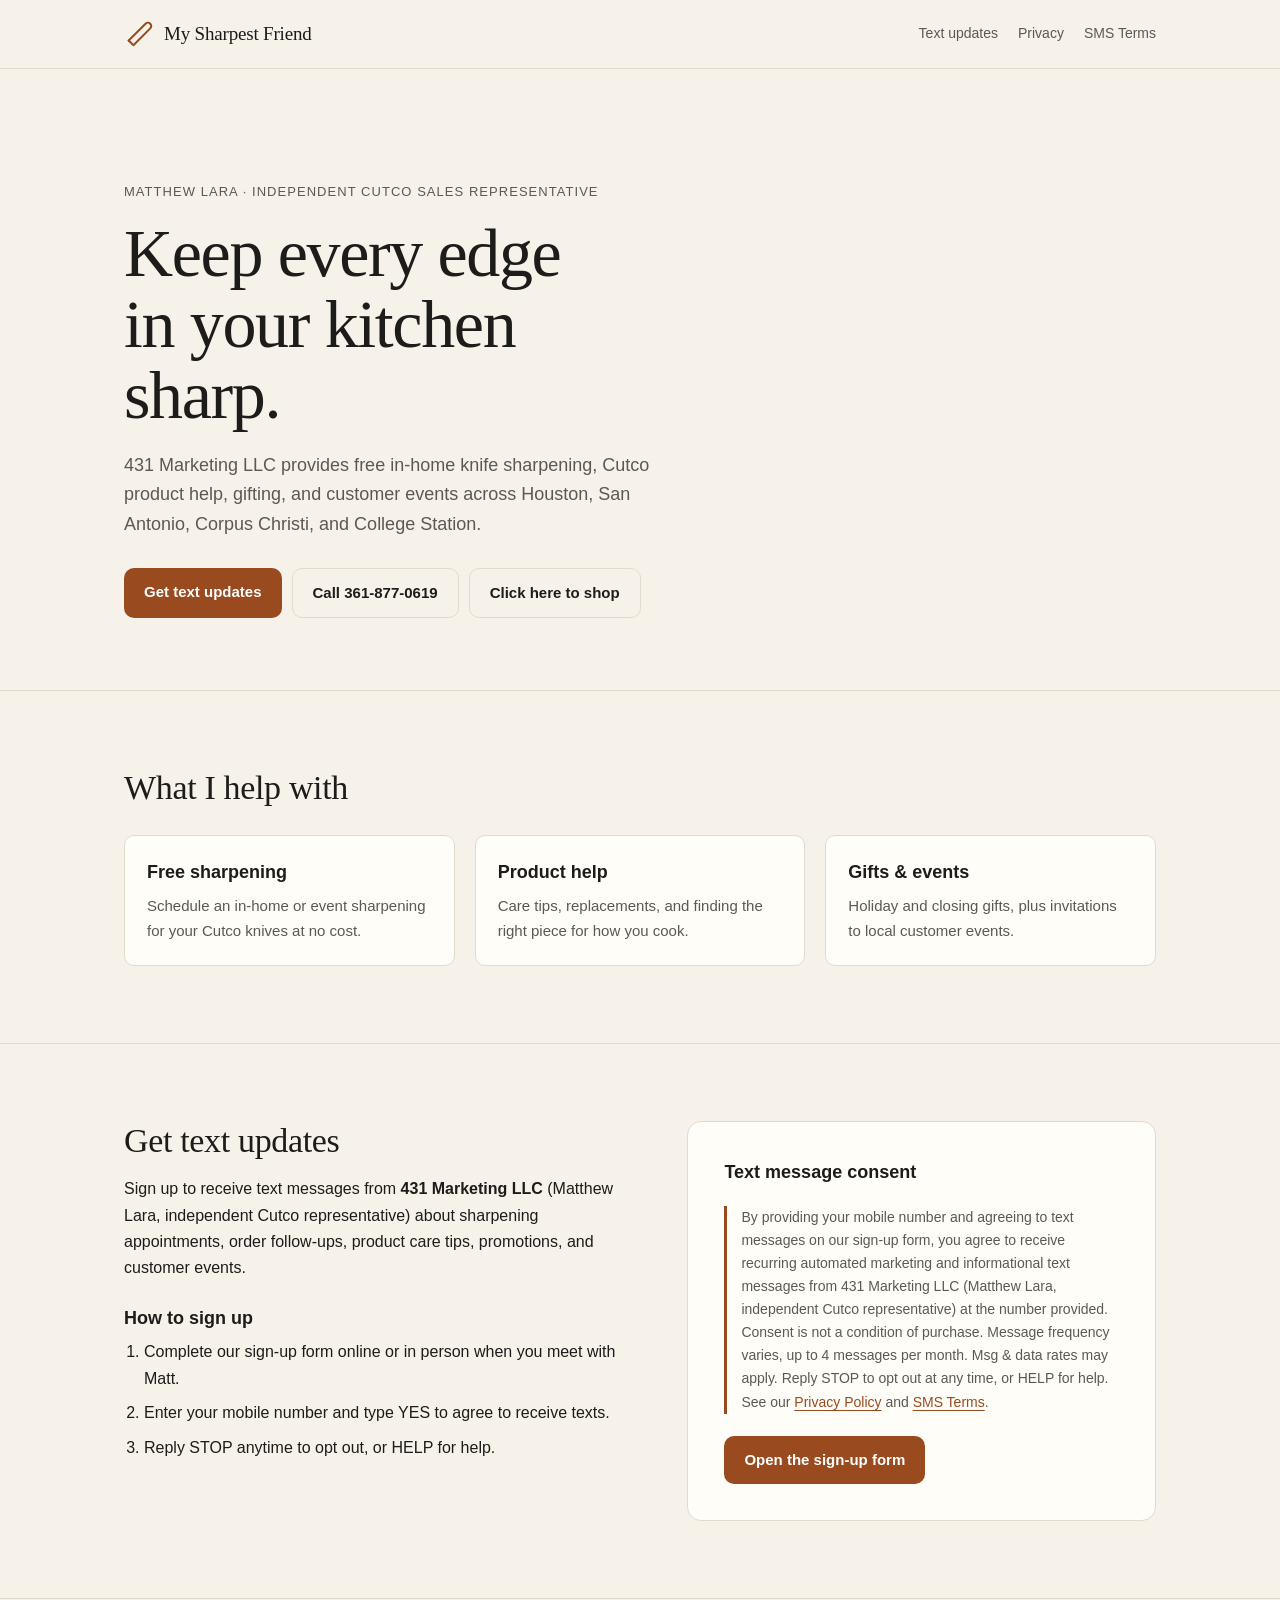
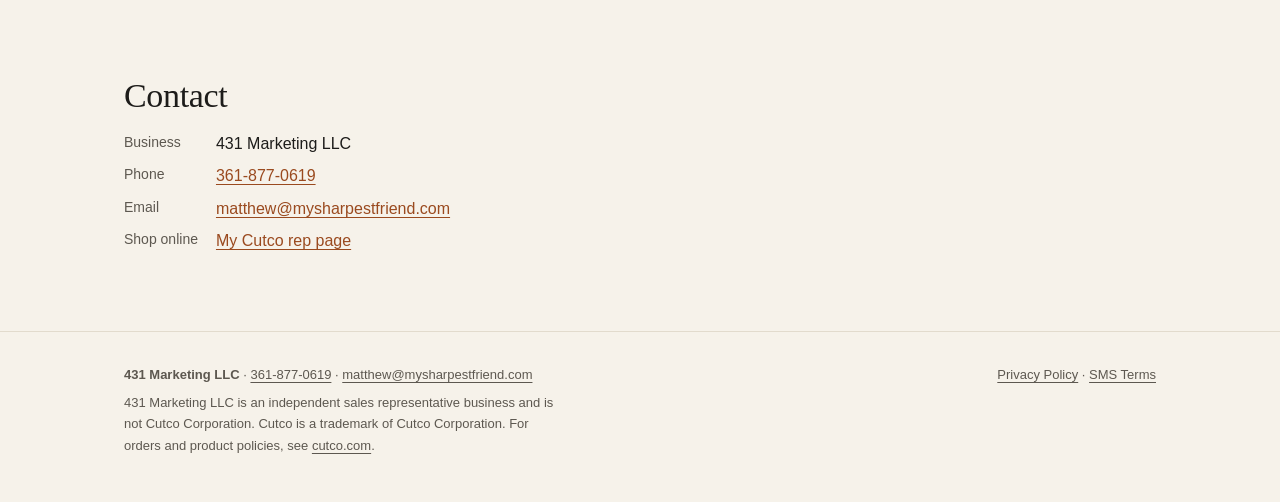
<file: index.html>
<!doctype html>
<html lang="en"><head><meta charset="utf-8"><meta name="viewport" content="width=device-width,initial-scale=1">
<title>My Sharpest Friend | 431 Marketing LLC, Independent Cutco Representative</title><meta name="description" content="431 Marketing LLC: Matthew Lara, independent Cutco sales representative offering free knife sharpening, product help, and text updates.">
<link rel="icon" href="data:image/svg+xml,<svg viewBox='0 0 32 32' fill='none' aria-hidden='true'><path d='M5 26 L23 8 a3.5 3.5 0 0 1 5 5 L10 31' stroke='%239a4a1f' stroke-width='2.2' stroke-linecap='round' stroke-linejoin='round' transform='translate(0,-3)'/><path d='M5 23 l4 4' stroke='%239a4a1f' stroke-width='2.2' stroke-linecap='round'/></svg>">
<link rel="preconnect" href="https://api.fontshare.com"><link href="https://api.fontshare.com/v2/css?f[]=zodiak@500&f[]=satoshi@400,500,700&display=swap" rel="stylesheet">
<link rel="stylesheet" href="styles.css"></head><body>
<a class="skip" href="#main">Skip to content</a>
<header class="site-header"><div class="wrap">
<a class="brand" href="index.html" aria-label="My Sharpest Friend home"><svg viewBox="0 0 32 32" fill="none" aria-hidden="true"><path d="M5 26 L23 8 a3.5 3.5 0 0 1 5 5 L10 31" stroke="currentColor" stroke-width="2.2" stroke-linecap="round" stroke-linejoin="round" transform="translate(0,-3)"/><path d="M5 23 l4 4" stroke="currentColor" stroke-width="2.2" stroke-linecap="round"/></svg><span class="brand-name">My Sharpest Friend</span></a>
<nav aria-label="Main"><ul><li class="hide-sm"><a href="index.html#signup">Text updates</a></li><li><a href="privacy/index.html">Privacy</a></li><li><a href="sms-terms/index.html">SMS Terms</a></li></ul></nav>
</div></header>
<main id="main">
<div class="hero"><div class="wrap">
<p class="eyebrow">Matthew Lara · Independent Cutco Sales Representative</p>
<h1>Keep every edge in your kitchen sharp.</h1>
<p class="lede">431 Marketing LLC provides free in-home knife sharpening, Cutco product help, gifting, and customer events across Houston, San Antonio, Corpus Christi, and College Station.</p>
<div class="cta-row"><a class="btn" href="#signup">Get text updates</a><a class="btn btn-ghost" href="tel:+13618770619">Call 361-877-0619</a><a class="btn btn-ghost" href="https://www.mycutcorep.com/matthewlara/" target="_blank" rel="noopener">Click here to shop</a></div>
</div></div>
<section><div class="wrap">
<h2>What I help with</h2>
<div class="grid-3">
<div class="card"><h3>Free sharpening</h3><p>Schedule an in-home or event sharpening for your Cutco knives at no cost.</p></div>
<div class="card"><h3>Product help</h3><p>Care tips, replacements, and finding the right piece for how you cook.</p></div>
<div class="card"><h3>Gifts &amp; events</h3><p>Holiday and closing gifts, plus invitations to local customer events.</p></div>
</div></div></section>
<section id="signup"><div class="wrap split">
<div>
<h2>Get text updates</h2>
<p>Sign up to receive text messages from <strong>431 Marketing LLC</strong> (Matthew Lara, independent Cutco representative) about sharpening appointments, order follow-ups, product care tips, promotions, and customer events.</p>
<h3 style="margin-top:22px">How to sign up</h3>
<ol class="steps">
<li>Complete our sign-up form online or in person when you meet with Matt.</li>
<li>Enter your mobile number and type YES to agree to receive texts.</li>
<li>Reply STOP anytime to opt out, or HELP for help.</li>
</ol>
</div>
<div class="optin">
<h3>Text message consent</h3>
<p class="consent">By providing your mobile number and agreeing to text messages on our sign-up form, you agree to receive recurring automated marketing and informational text messages from 431 Marketing LLC (Matthew Lara, independent Cutco representative) at the number provided. Consent is not a condition of purchase. Message frequency varies, up to 4 messages per month. Msg &amp; data rates may apply. Reply STOP to opt out at any time, or HELP for help. See our <a href="privacy/index.html">Privacy Policy</a> and <a href="sms-terms/index.html">SMS Terms</a>.</p>
<a class="btn" href="https://docs.google.com/forms/d/e/1FAIpQLSchUeW9o3C1Ww6OUBoqAHdiRgvCnPg4URy-wOycFFFiSqxeZg/viewform" id="signup-link" target="_blank" rel="noopener">Open the sign-up form</a>
</div>
</div></section>
<section><div class="wrap">
<h2>Contact</h2>
<dl class="contact">
<dt>Business</dt><dd>431 Marketing LLC</dd>
<dt>Phone</dt><dd><a href="tel:+13618770619">361-877-0619</a></dd>
<dt>Email</dt><dd><a href="mailto:matthew@mysharpestfriend.com">matthew@mysharpestfriend.com</a></dd>
<dt>Shop online</dt><dd><a href="https://www.mycutcorep.com/matthewlara/">My Cutco rep page</a></dd>
</dl>
</div></section></main>
<footer><div class="wrap"><div>
<p><strong>431 Marketing LLC</strong> · <a href="tel:+13618770619">361-877-0619</a> · <a href="mailto:matthew@mysharpestfriend.com">matthew@mysharpestfriend.com</a></p>
<p>431 Marketing LLC is an independent sales representative business and is not Cutco Corporation. Cutco is a trademark of Cutco Corporation. For orders and product policies, see <a href="https://www.cutco.com">cutco.com</a>.</p>
</div><div><a href="privacy/index.html">Privacy Policy</a> · <a href="sms-terms/index.html">SMS Terms</a></div></div></footer>
</body></html>
</file>
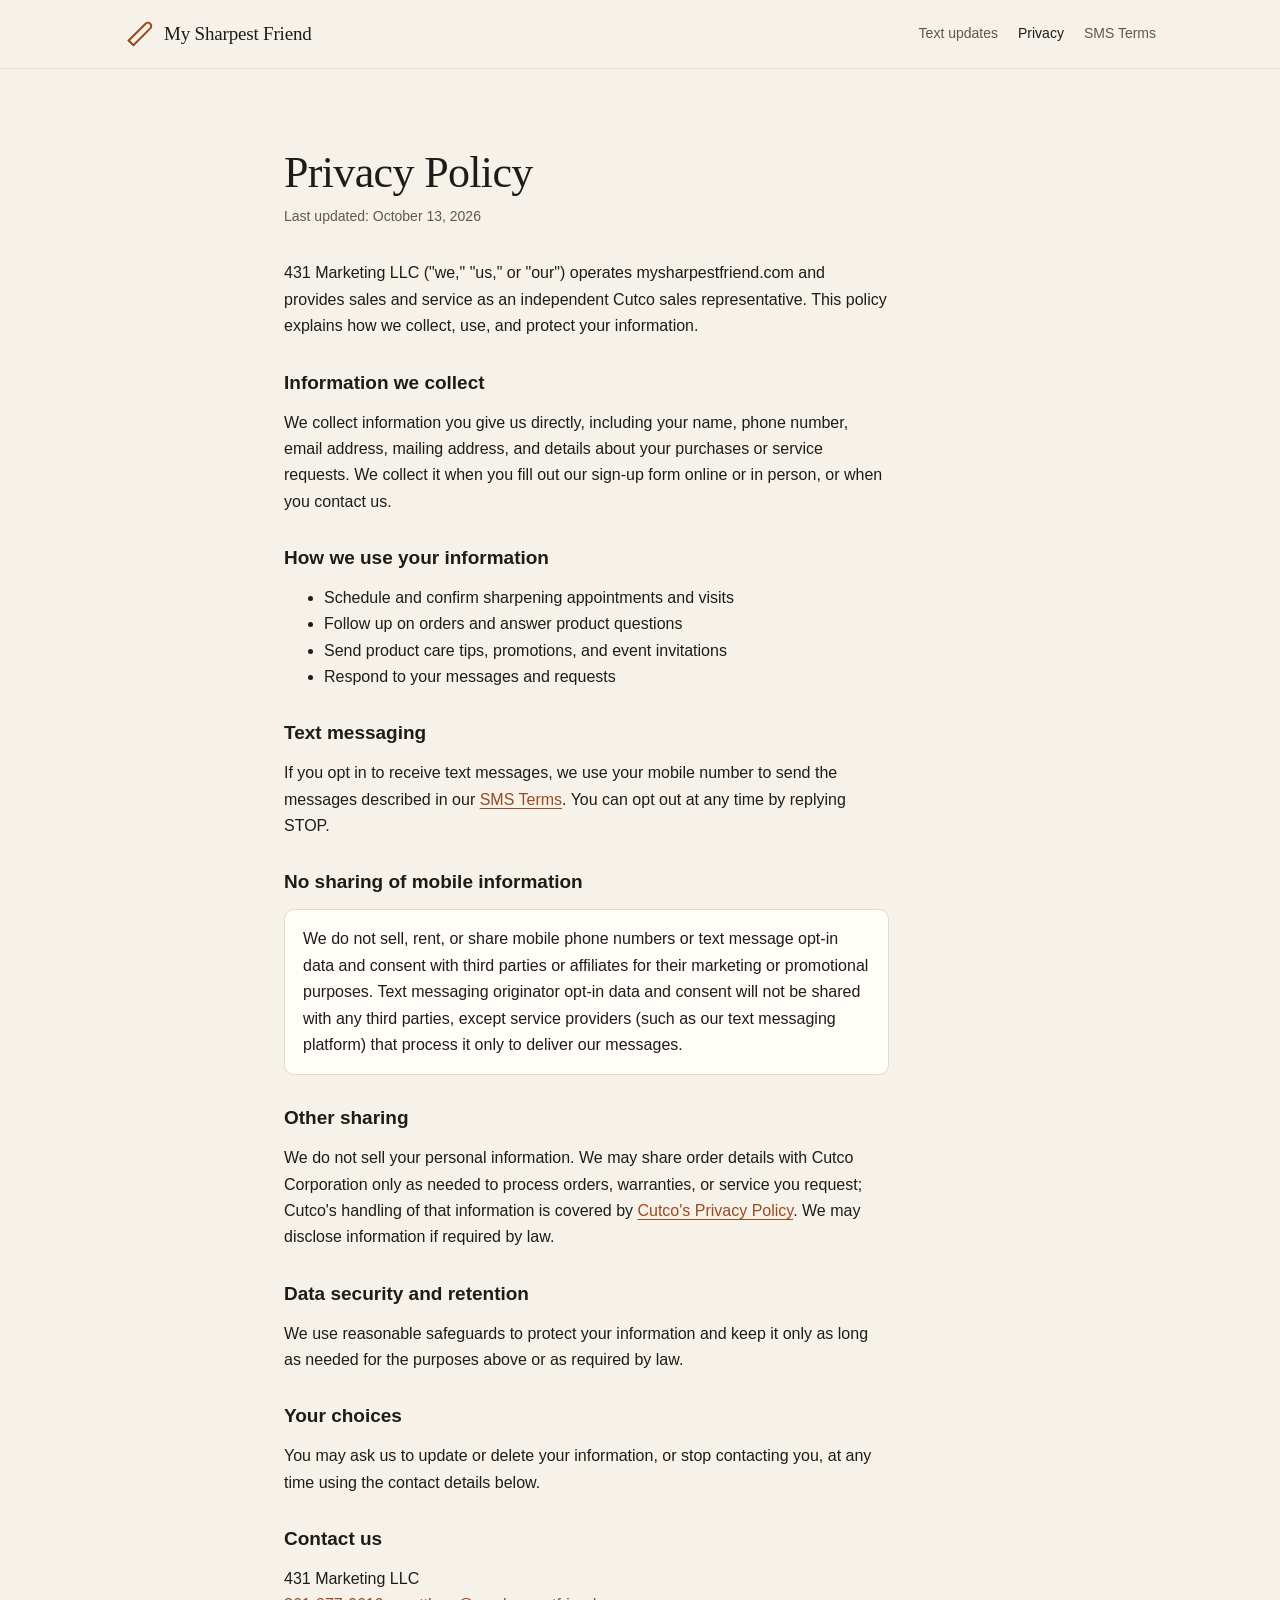
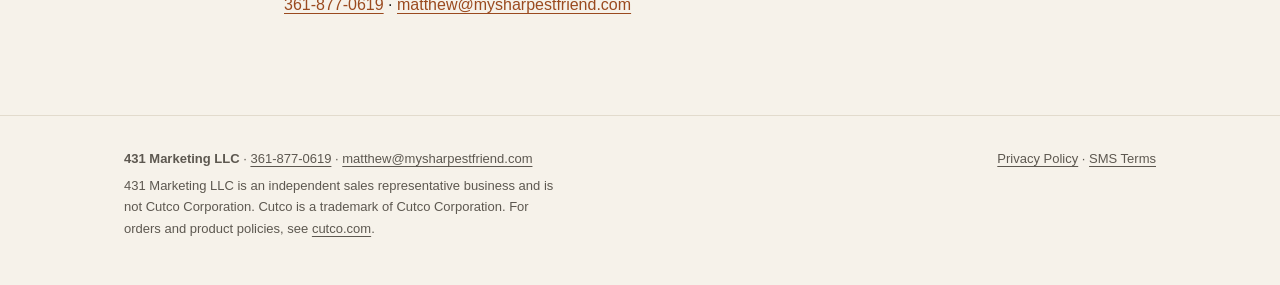
<file: privacy/index.html>
<!doctype html>
<html lang="en"><head><meta charset="utf-8"><meta name="viewport" content="width=device-width,initial-scale=1">
<title>Privacy Policy | 431 Marketing LLC</title><meta name="description" content="Privacy policy for 431 Marketing LLC (mysharpestfriend.com), including how mobile numbers and text message consent are handled.">
<link rel="icon" href="data:image/svg+xml,<svg viewBox='0 0 32 32' fill='none' aria-hidden='true'><path d='M5 26 L23 8 a3.5 3.5 0 0 1 5 5 L10 31' stroke='%239a4a1f' stroke-width='2.2' stroke-linecap='round' stroke-linejoin='round' transform='translate(0,-3)'/><path d='M5 23 l4 4' stroke='%239a4a1f' stroke-width='2.2' stroke-linecap='round'/></svg>">
<link rel="preconnect" href="https://api.fontshare.com"><link href="https://api.fontshare.com/v2/css?f[]=zodiak@500&f[]=satoshi@400,500,700&display=swap" rel="stylesheet">
<link rel="stylesheet" href="../styles.css"></head><body>
<a class="skip" href="#main">Skip to content</a>
<header class="site-header"><div class="wrap">
<a class="brand" href="../index.html" aria-label="My Sharpest Friend home"><svg viewBox="0 0 32 32" fill="none" aria-hidden="true"><path d="M5 26 L23 8 a3.5 3.5 0 0 1 5 5 L10 31" stroke="currentColor" stroke-width="2.2" stroke-linecap="round" stroke-linejoin="round" transform="translate(0,-3)"/><path d="M5 23 l4 4" stroke="currentColor" stroke-width="2.2" stroke-linecap="round"/></svg><span class="brand-name">My Sharpest Friend</span></a>
<nav aria-label="Main"><ul><li class="hide-sm"><a href="../index.html#signup">Text updates</a></li><li><a href="../privacy/index.html" aria-current="page">Privacy</a></li><li><a href="../sms-terms/index.html">SMS Terms</a></li></ul></nav>
</div></header>
<main id="main"><article class="doc"><div class="wrap">
<h1>Privacy Policy</h1><p class="updated">Last updated: October 13, 2026</p>
<p>431 Marketing LLC ("we," "us," or "our") operates mysharpestfriend.com and provides sales and service as an independent Cutco sales representative. This policy explains how we collect, use, and protect your information.</p>
<h2>Information we collect</h2>
<p>We collect information you give us directly, including your name, phone number, email address, mailing address, and details about your purchases or service requests. We collect it when you fill out our sign-up form online or in person, or when you contact us.</p>
<h2>How we use your information</h2>
<ul><li>Schedule and confirm sharpening appointments and visits</li><li>Follow up on orders and answer product questions</li><li>Send product care tips, promotions, and event invitations</li><li>Respond to your messages and requests</li></ul>
<h2>Text messaging</h2>
<p>If you opt in to receive text messages, we use your mobile number to send the messages described in our <a href="../sms-terms/index.html">SMS Terms</a>. You can opt out at any time by replying STOP.</p>
<h2>No sharing of mobile information</h2>
<p class="callout">We do not sell, rent, or share mobile phone numbers or text message opt-in data and consent with third parties or affiliates for their marketing or promotional purposes. Text messaging originator opt-in data and consent will not be shared with any third parties, except service providers (such as our text messaging platform) that process it only to deliver our messages.</p>
<h2>Other sharing</h2>
<p>We do not sell your personal information. We may share order details with Cutco Corporation only as needed to process orders, warranties, or service you request; Cutco's handling of that information is covered by <a href="https://www.cutco.com/customer/privacy">Cutco's Privacy Policy</a>. We may disclose information if required by law.</p>
<h2>Data security and retention</h2>
<p>We use reasonable safeguards to protect your information and keep it only as long as needed for the purposes above or as required by law.</p>
<h2>Your choices</h2>
<p>You may ask us to update or delete your information, or stop contacting you, at any time using the contact details below.</p>
<h2>Contact us</h2>
<p>431 Marketing LLC<br><a href="tel:+13618770619">361-877-0619</a> · <a href="mailto:matthew@mysharpestfriend.com">matthew@mysharpestfriend.com</a></p>
</div></article></main>
<footer><div class="wrap"><div>
<p><strong>431 Marketing LLC</strong> · <a href="tel:+13618770619">361-877-0619</a> · <a href="mailto:matthew@mysharpestfriend.com">matthew@mysharpestfriend.com</a></p>
<p>431 Marketing LLC is an independent sales representative business and is not Cutco Corporation. Cutco is a trademark of Cutco Corporation. For orders and product policies, see <a href="https://www.cutco.com">cutco.com</a>.</p>
</div><div><a href="../privacy/index.html">Privacy Policy</a> · <a href="../sms-terms/index.html">SMS Terms</a></div></div></footer>
</body></html>
</file>
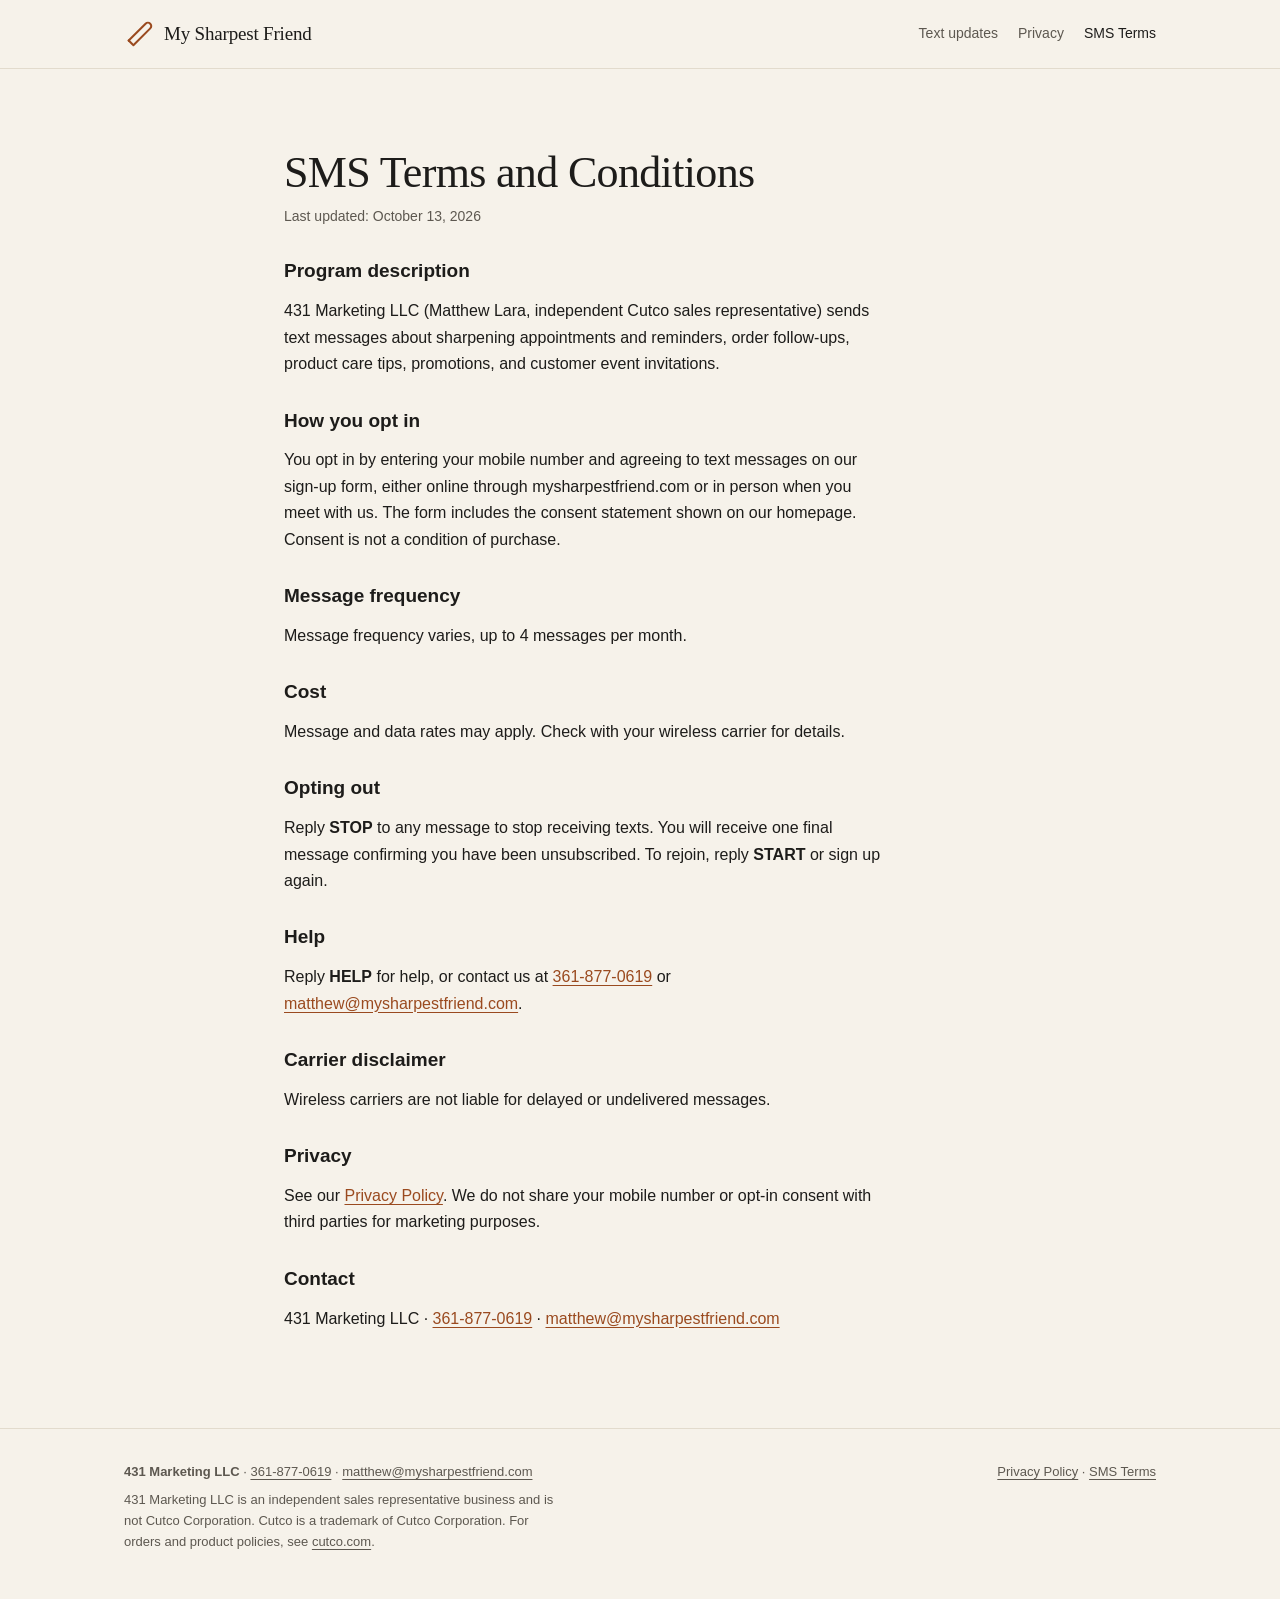
<file: sms-terms/index.html>
<!doctype html>
<html lang="en"><head><meta charset="utf-8"><meta name="viewport" content="width=device-width,initial-scale=1">
<title>SMS Terms | 431 Marketing LLC</title><meta name="description" content="SMS terms for 431 Marketing LLC text messages: frequency, rates, STOP and HELP instructions.">
<link rel="icon" href="data:image/svg+xml,<svg viewBox='0 0 32 32' fill='none' aria-hidden='true'><path d='M5 26 L23 8 a3.5 3.5 0 0 1 5 5 L10 31' stroke='%239a4a1f' stroke-width='2.2' stroke-linecap='round' stroke-linejoin='round' transform='translate(0,-3)'/><path d='M5 23 l4 4' stroke='%239a4a1f' stroke-width='2.2' stroke-linecap='round'/></svg>">
<link rel="preconnect" href="https://api.fontshare.com"><link href="https://api.fontshare.com/v2/css?f[]=zodiak@500&f[]=satoshi@400,500,700&display=swap" rel="stylesheet">
<link rel="stylesheet" href="../styles.css"></head><body>
<a class="skip" href="#main">Skip to content</a>
<header class="site-header"><div class="wrap">
<a class="brand" href="../index.html" aria-label="My Sharpest Friend home"><svg viewBox="0 0 32 32" fill="none" aria-hidden="true"><path d="M5 26 L23 8 a3.5 3.5 0 0 1 5 5 L10 31" stroke="currentColor" stroke-width="2.2" stroke-linecap="round" stroke-linejoin="round" transform="translate(0,-3)"/><path d="M5 23 l4 4" stroke="currentColor" stroke-width="2.2" stroke-linecap="round"/></svg><span class="brand-name">My Sharpest Friend</span></a>
<nav aria-label="Main"><ul><li class="hide-sm"><a href="../index.html#signup">Text updates</a></li><li><a href="../privacy/index.html">Privacy</a></li><li><a href="../sms-terms/index.html" aria-current="page">SMS Terms</a></li></ul></nav>
</div></header>
<main id="main"><article class="doc"><div class="wrap">
<h1>SMS Terms and Conditions</h1><p class="updated">Last updated: October 13, 2026</p>
<h2>Program description</h2>
<p>431 Marketing LLC (Matthew Lara, independent Cutco sales representative) sends text messages about sharpening appointments and reminders, order follow-ups, product care tips, promotions, and customer event invitations.</p>
<h2>How you opt in</h2>
<p>You opt in by entering your mobile number and agreeing to text messages on our sign-up form, either online through mysharpestfriend.com or in person when you meet with us. The form includes the consent statement shown on our homepage. Consent is not a condition of purchase.</p>
<h2>Message frequency</h2><p>Message frequency varies, up to 4 messages per month.</p>
<h2>Cost</h2><p>Message and data rates may apply. Check with your wireless carrier for details.</p>
<h2>Opting out</h2><p>Reply <strong>STOP</strong> to any message to stop receiving texts. You will receive one final message confirming you have been unsubscribed. To rejoin, reply <strong>START</strong> or sign up again.</p>
<h2>Help</h2><p>Reply <strong>HELP</strong> for help, or contact us at <a href="tel:+13618770619">361-877-0619</a> or <a href="mailto:matthew@mysharpestfriend.com">matthew@mysharpestfriend.com</a>.</p>
<h2>Carrier disclaimer</h2><p>Wireless carriers are not liable for delayed or undelivered messages.</p>
<h2>Privacy</h2><p>See our <a href="../privacy/index.html">Privacy Policy</a>. We do not share your mobile number or opt-in consent with third parties for marketing purposes.</p>
<h2>Contact</h2><p>431 Marketing LLC · <a href="tel:+13618770619">361-877-0619</a> · <a href="mailto:matthew@mysharpestfriend.com">matthew@mysharpestfriend.com</a></p>
</div></article></main>
<footer><div class="wrap"><div>
<p><strong>431 Marketing LLC</strong> · <a href="tel:+13618770619">361-877-0619</a> · <a href="mailto:matthew@mysharpestfriend.com">matthew@mysharpestfriend.com</a></p>
<p>431 Marketing LLC is an independent sales representative business and is not Cutco Corporation. Cutco is a trademark of Cutco Corporation. For orders and product policies, see <a href="https://www.cutco.com">cutco.com</a>.</p>
</div><div><a href="../privacy/index.html">Privacy Policy</a> · <a href="../sms-terms/index.html">SMS Terms</a></div></div></footer>
</body></html>
</file>
<file: styles.css>
:root {
  --bg: #f6f2ea;
  --surface: #fffdf8;
  --ink: #1d1c1a;
  --muted: #5d5850;
  --line: #e2dbcd;
  --accent: #9a4a1f;
  --accent-ink: #ffffff;
  --steel: #2d3134;
  --radius: 10px;
  --font-display: "Zodiak", Georgia, serif;
  --font-body: "Satoshi", "Helvetica Neue", Arial, sans-serif;
  --wrap: 1080px;
}
@media (prefers-color-scheme: dark) {
  :root {
    --bg: #171615;
    --surface: #201f1d;
    --ink: #f1ece3;
    --muted: #b3aca0;
    --line: #34312d;
    --accent: #e08a55;
    --accent-ink: #1a1410;
    --steel: #0f1011;
  }
}
* { box-sizing: border-box; }
html { -webkit-text-size-adjust: 100%; }
body {
  margin: 0;
  background: var(--bg);
  color: var(--ink);
  font: 16px/1.65 var(--font-body);
}
a { color: var(--accent); text-underline-offset: 3px; }
a:hover { text-decoration-thickness: 2px; }
:focus-visible { outline: 2px solid var(--accent); outline-offset: 3px; border-radius: 4px; }
.wrap { max-width: var(--wrap); margin: 0 auto; padding: 0 24px; }
.skip { position: absolute; left: -999px; }
.skip:focus { left: 16px; top: 16px; background: var(--surface); padding: 8px 12px; z-index: 10; }

/* Header */
.site-header { border-bottom: 1px solid var(--line); background: var(--bg); position: sticky; top: 0; z-index: 5; }
.site-header .wrap { display: flex; align-items: center; justify-content: space-between; gap: 16px; min-height: 68px; }
.brand { display: flex; align-items: center; gap: 10px; color: var(--ink); text-decoration: none; }
.brand svg { width: 30px; height: 30px; color: var(--accent); flex: none; }
.brand-name { font-family: var(--font-display); font-size: 19px; font-weight: 500; letter-spacing: -0.01em; }
nav ul { display: flex; gap: 20px; list-style: none; margin: 0; padding: 0; font-size: 14px; }
nav a { color: var(--muted); text-decoration: none; }
nav a:hover, nav a[aria-current="page"] { color: var(--ink); }

/* Hero */
.hero { padding: clamp(56px, 9vw, 112px) 0 clamp(40px, 6vw, 72px); }
.eyebrow { font-size: 13px; letter-spacing: 0.08em; text-transform: uppercase; color: var(--muted); margin: 0 0 16px; }
.hero h1 { font-family: var(--font-display); font-weight: 500; font-size: clamp(38px, 6vw, 68px); line-height: 1.04; letter-spacing: -0.02em; margin: 0 0 20px; max-width: 14ch; }
.hero p.lede { font-size: 18px; color: var(--muted); max-width: 56ch; margin: 0 0 28px; }
.btn { display: inline-block; background: var(--accent); color: var(--accent-ink); padding: 12px 20px; border-radius: var(--radius); text-decoration: none; font-weight: 600; font-size: 15px; }
.btn:hover { filter: brightness(1.06); }
.btn-ghost { background: transparent; color: var(--ink); border: 1px solid var(--line); }
.cta-row { display: flex; flex-wrap: wrap; gap: 10px; }

/* Sections */
section { padding: clamp(40px, 6vw, 80px) 0; border-top: 1px solid var(--line); }
h2 { font-family: var(--font-display); font-weight: 500; font-size: clamp(26px, 3.2vw, 34px); line-height: 1.15; letter-spacing: -0.01em; margin: 0 0 16px; }
h3 { font-size: 18px; margin: 0 0 6px; }
.grid-3 { display: grid; grid-template-columns: repeat(3, 1fr); gap: 20px; margin-top: 28px; }
.card { background: var(--surface); border: 1px solid var(--line); border-radius: var(--radius); padding: 22px; }
.card p { margin: 0; color: var(--muted); font-size: 15px; }
.split { display: grid; grid-template-columns: 1.1fr 1fr; gap: 48px; align-items: start; }

/* Opt-in */
.optin { background: var(--surface); border: 1px solid var(--line); border-radius: 14px; padding: clamp(22px, 4vw, 36px); }
.consent { font-size: 14px; color: var(--muted); border-left: 3px solid var(--accent); padding-left: 14px; margin: 18px 0 22px; }
.steps { margin: 0; padding-left: 20px; }
.steps li { margin-bottom: 8px; }
dl.contact { margin: 0; display: grid; grid-template-columns: auto 1fr; gap: 6px 18px; }
dl.contact dt { color: var(--muted); font-size: 14px; }
dl.contact dd { margin: 0; }

/* Legal pages */
.doc { padding: clamp(40px, 7vw, 80px) 0; }
.doc .wrap { max-width: 760px; }
.doc h1 { font-family: var(--font-display); font-weight: 500; font-size: clamp(32px, 4.5vw, 44px); line-height: 1.1; margin: 0 0 8px; letter-spacing: -0.015em; }
.doc .updated { color: var(--muted); font-size: 14px; margin: 0 0 32px; }
.doc h2 { font-family: var(--font-body); font-size: 19px; font-weight: 700; letter-spacing: 0; margin: 32px 0 8px; }
.doc p, .doc li { max-width: 68ch; }
.doc .callout { background: var(--surface); border: 1px solid var(--line); border-radius: var(--radius); padding: 16px 18px; }

/* Footer */
footer { border-top: 1px solid var(--line); padding: 32px 0 40px; font-size: 13px; color: var(--muted); }
footer .wrap { display: flex; flex-wrap: wrap; justify-content: space-between; gap: 16px; }
footer a { color: var(--muted); }
footer p { margin: 0 0 6px; max-width: 60ch; }

@media (max-width: 760px) {
  .grid-3, .split { grid-template-columns: 1fr; gap: 20px; }
  nav ul { gap: 14px; font-size: 13px; }
  .brand-name { font-size: 17px; }
  .cta-row .btn { flex: 1 1 100%; text-align: center; }
}
@media (max-width: 420px) {
  nav .hide-sm { display: none; }
}
</file>
